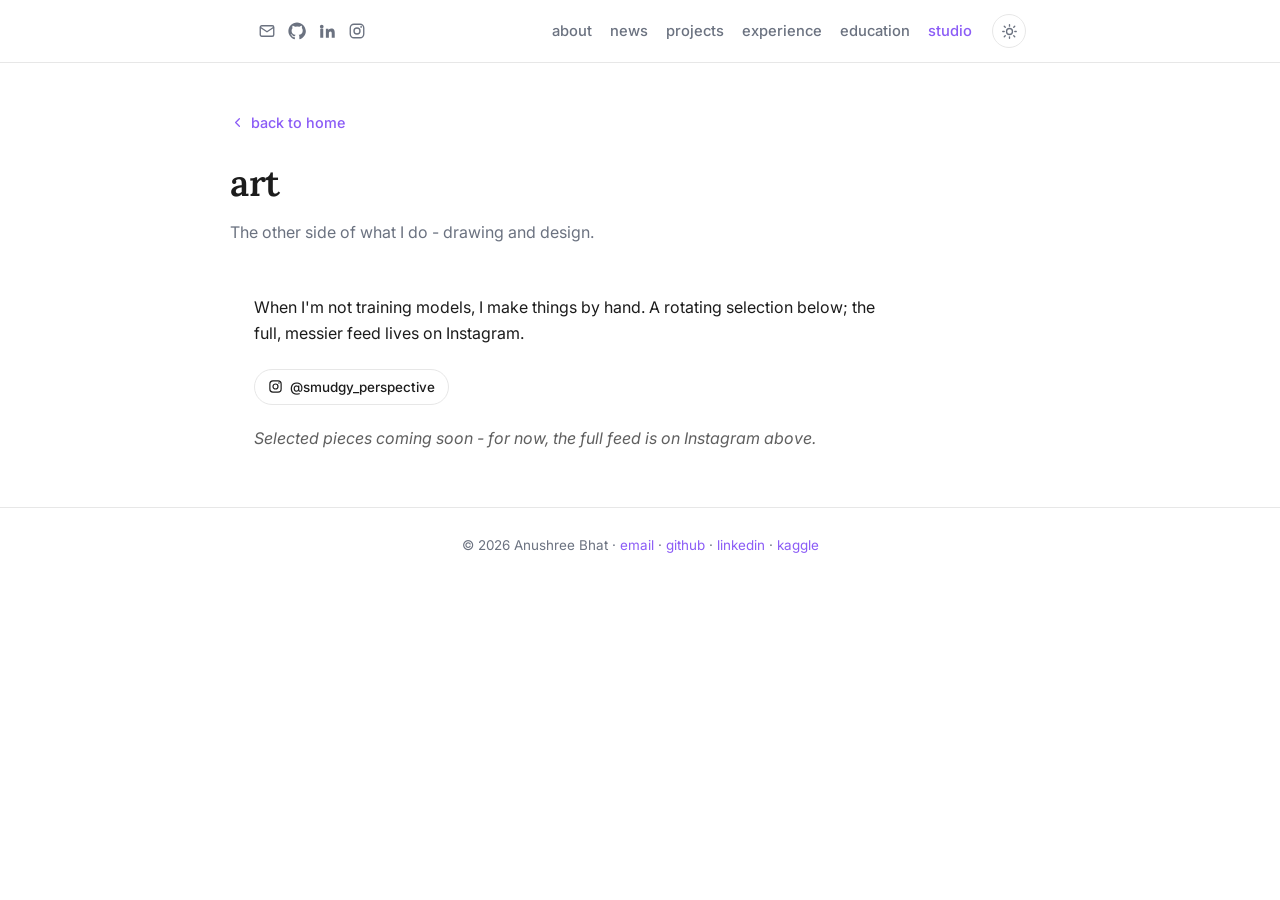
<file: art.html>
<!doctype html>
<html lang="en">
<head>
  <meta charset="utf-8" />
  <meta name="viewport" content="width=device-width, initial-scale=1" />
  <title>Art - Anushree Bhat</title>
  <meta name="description" content="Art, design, and photography by Anushree Bhat." />

  <!-- Fonts -->
  <link rel="preconnect" href="https://fonts.googleapis.com" />
  <link rel="preconnect" href="https://fonts.gstatic.com" crossorigin />
  <link href="https://fonts.googleapis.com/css2?family=Lora:ital,wght@0,400;0,500;0,600;0,700;1,400&family=Inter:wght@300;400;500;600&display=swap" rel="stylesheet" />

  <link rel="stylesheet" href="style.css" />

  <style>
    .art-intro { max-width: 640px; margin-bottom: 22px; }
    .art-grid { columns: 3 240px; column-gap: 16px; margin-top: 10px; }
    .art-item { break-inside: avoid; margin: 0 0 16px; }
    .art-item img { width: 100%; border-radius: 10px; display: block; }
    .art-item figcaption { font-size: 0.85rem; opacity: 0.7; margin-top: 6px; }
    .art-empty { opacity: 0.7; font-style: italic; margin-top: 10px; }
  </style>
</head>
<body>

  <!-- ============ NAV ============ -->
  <nav>
    <div class="nav-inner">
      <div class="socials">
        <a href="mailto:anushreebhat2001@gmail.com" title="Email" aria-label="Email">
          <svg viewBox="0 0 24 24" fill="none" stroke="currentColor" stroke-width="1.8"><rect x="3" y="5" width="18" height="14" rx="2"/><path d="m3 7 9 6 9-6"/></svg>
        </a>
        <a href="https://github.com/anushreebhat2001" target="_blank" rel="noopener" title="GitHub" aria-label="GitHub">
          <svg viewBox="0 0 24 24" fill="currentColor"><path d="M12 .5C5.7.5.5 5.7.5 12c0 5.1 3.3 9.4 7.9 10.9.6.1.8-.2.8-.6v-2c-3.2.7-3.9-1.5-3.9-1.5-.5-1.3-1.3-1.7-1.3-1.7-1.1-.7.1-.7.1-.7 1.2.1 1.8 1.2 1.8 1.2 1 1.8 2.8 1.3 3.5 1 .1-.8.4-1.3.7-1.6-2.6-.3-5.3-1.3-5.3-5.7 0-1.3.5-2.3 1.2-3.1-.1-.3-.5-1.5.1-3.1 0 0 1-.3 3.3 1.2a11.5 11.5 0 0 1 6 0C17.3 4.7 18.3 5 18.3 5c.6 1.6.2 2.8.1 3.1.8.8 1.2 1.8 1.2 3.1 0 4.4-2.7 5.4-5.3 5.7.4.4.8 1.1.8 2.2v3.3c0 .4.2.7.8.6 4.6-1.5 7.9-5.8 7.9-10.9C23.5 5.7 18.3.5 12 .5Z"/></svg>
        </a>
        <a href="https://www.linkedin.com/in/anushreebhat2001" target="_blank" rel="noopener" title="LinkedIn" aria-label="LinkedIn">
          <svg viewBox="0 0 24 24" fill="currentColor"><path d="M4.98 3.5a2.5 2.5 0 1 1 0 5 2.5 2.5 0 0 1 0-5ZM3 9h4v12H3V9Zm7 0h3.8v1.7h.1c.5-1 1.8-2 3.7-2 4 0 4.7 2.6 4.7 6V21h-4v-5.3c0-1.3 0-2.9-1.8-2.9s-2 1.4-2 2.8V21h-4V9Z"/></svg>
        </a>
        <a href="https://www.instagram.com/smudgy_perspective/" target="_blank" rel="noopener" title="Instagram (art)" aria-label="Instagram">
          <svg viewBox="0 0 24 24" fill="none" stroke="currentColor" stroke-width="1.8"><rect x="3" y="3" width="18" height="18" rx="5"/><circle cx="12" cy="12" r="4"/><circle cx="17.5" cy="6.5" r="1.2" fill="currentColor" stroke="none"/></svg>
        </a>
      </div>
      <div class="nav-links">
        <a class="page" href="https://anushreebhat2001.github.io/">about</a>
        <a class="page" href="index.html#news">news</a>
        <a class="page" href="projects.html">projects</a>
        <a class="page" href="index.html#experience">experience</a>
        <a class="page" href="index.html#education">education</a>
        <a class="page active" href="art.html">studio</a>
        <button id="theme-toggle" class="theme-toggle" type="button" title="Toggle light / dark" aria-label="Toggle light / dark">
          <svg class="icon-sun" viewBox="0 0 24 24" fill="none" stroke="currentColor" stroke-width="1.9" stroke-linecap="round"><circle cx="12" cy="12" r="4.2"/><path d="M12 2.5v2M12 19.5v2M4.6 4.6l1.4 1.4M18 18l1.4 1.4M2.5 12h2M19.5 12h2M4.6 19.4 6 18M18 6l1.4-1.4"/></svg>
          <svg class="icon-moon" viewBox="0 0 24 24" fill="currentColor"><path d="M21 12.8A8.5 8.5 0 1 1 11.2 3a6.8 6.8 0 0 0 9.8 9.8Z"/></svg>
        </button>
      </div>
    </div>
  </nav>

  <!-- ============ PAGE HEADER ============ -->
  <header class="page-header wrap">
    <a class="back-link" href="index.html">
      <svg viewBox="0 0 24 24" fill="none" stroke="currentColor" stroke-width="2" stroke-linecap="round" stroke-linejoin="round"><path d="m15 18-6-6 6-6"/></svg>
      back to home
    </a>
    <h1>art</h1>
    <p class="sub">The other side of what I do - drawing and design.</p>
  </header>

  <!-- ============ ART ============ -->
  <main class="wrap" style="padding: 24px 24px 40px;">
    <p class="art-intro">
      When I'm not training models, I make things by hand. A rotating selection below; the full,
      messier feed lives on Instagram.
    </p>
    <a class="btn btn-primary" href="https://www.instagram.com/smudgy_perspective/" target="_blank" rel="noopener">
      <svg viewBox="0 0 24 24" fill="none" stroke="currentColor" stroke-width="1.9" stroke-linecap="round" stroke-linejoin="round"><rect x="3" y="3" width="18" height="18" rx="5"/><circle cx="12" cy="12" r="4"/><circle cx="17.5" cy="6.5" r="1.2" fill="currentColor" stroke="none"/></svg>
      @smudgy_perspective
    </a>

    <div id="art-grid" class="art-grid"></div>
    <p id="art-empty" class="art-empty" hidden>Selected pieces coming soon - for now, the full feed is on Instagram above.</p>
  </main>

  <!-- ============ FOOTER ============ -->
  <footer>
    © 2026 Anushree Bhat ·
    <a href="mailto:anushreebhat2001@gmail.com">email</a> ·
    <a href="https://github.com/anushreebhat2001" target="_blank" rel="noopener">github</a> ·
    <a href="https://www.linkedin.com/in/anushreebhat2001" target="_blank" rel="noopener">linkedin</a> ·
    <a href="https://www.kaggle.com/anushreebhat" target="_blank" rel="noopener">kaggle</a>
  </footer>

  <!-- ============ GALLERY DATA ============ -->
  <!--
    To add pieces: drop image files into the art/ folder, then add one line each below.
    Order here = order on the page. The caption (alt) is optional.
      { src: "art/my-piece.jpg", alt: "Charcoal study, 2024" },
  -->
  <script>
    var artworks = [
      // { src: "art/piece-01.jpg", alt: "" },
    ];
    (function () {
      var grid = document.getElementById('art-grid');
      var empty = document.getElementById('art-empty');
      if (!grid) return;
      if (!artworks.length) { if (empty) empty.hidden = false; return; }
      artworks.forEach(function (a) {
        var fig = document.createElement('figure');
        fig.className = 'art-item';
        var img = document.createElement('img');
        img.src = a.src;
        img.alt = a.alt || '';
        img.loading = 'lazy';
        img.onerror = function () { fig.style.display = 'none'; };
        fig.appendChild(img);
        if (a.alt) {
          var cap = document.createElement('figcaption');
          cap.textContent = a.alt;
          fig.appendChild(cap);
        }
        grid.appendChild(fig);
      });
    })();
  </script>

  <script src="app.js"></script>

</body>
</html>
</file>
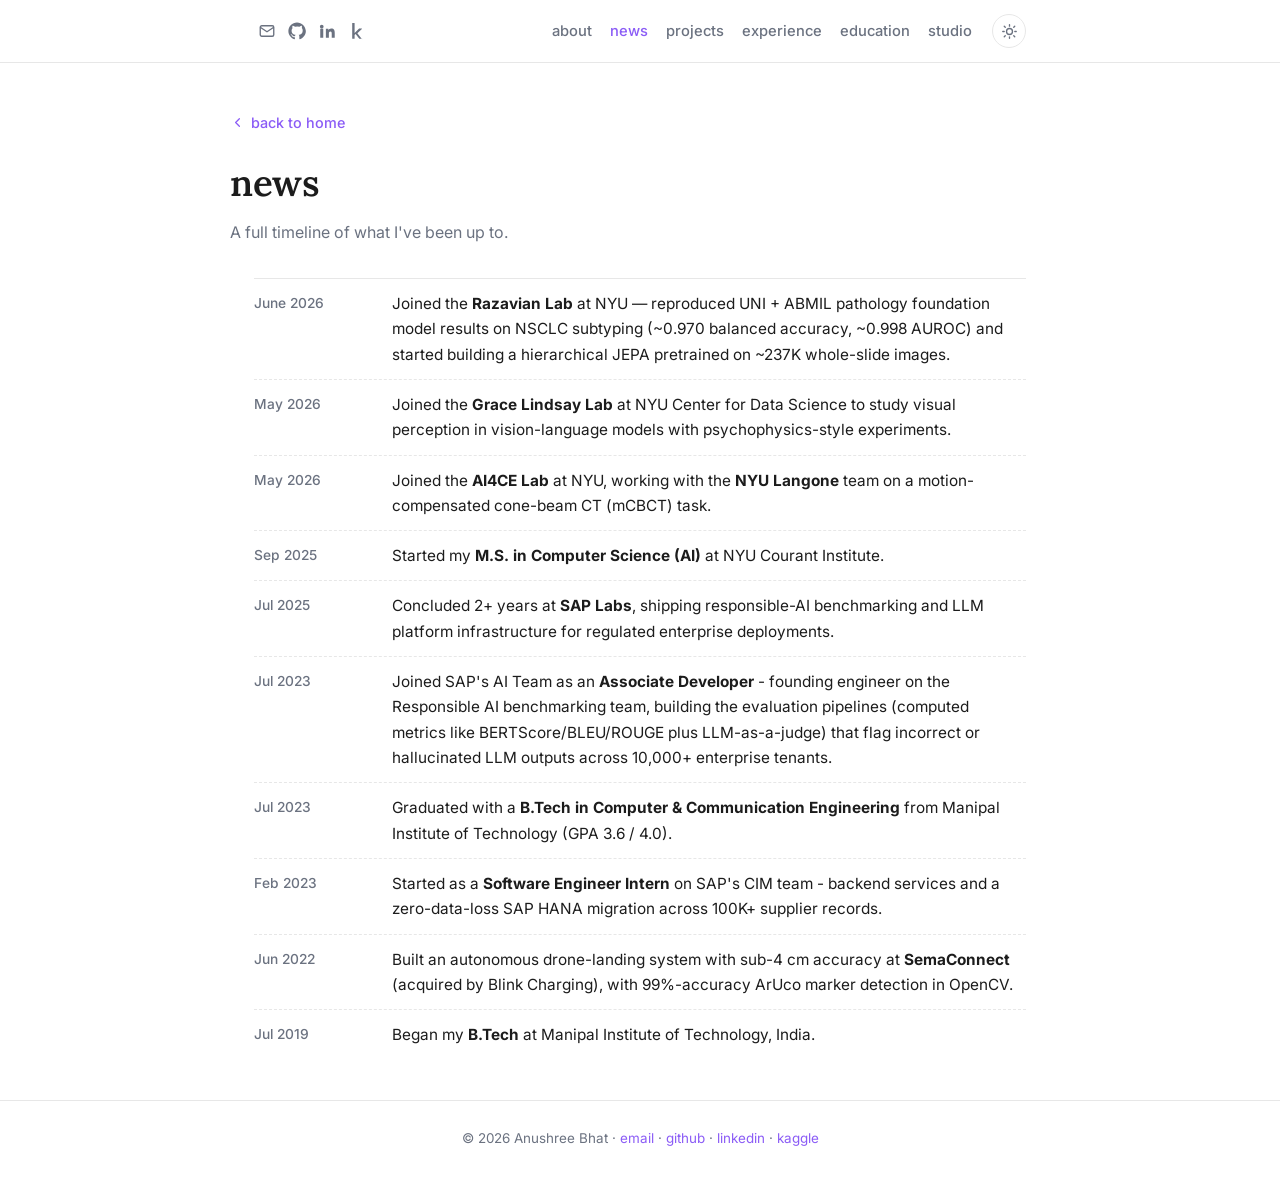
<file: news.html>
<!doctype html>
<html lang="en">
<head>
  <meta charset="utf-8" />
  <meta name="viewport" content="width=device-width, initial-scale=1" />
  <title>News - Anushree Bhat</title>
  <meta name="description" content="Full news timeline - Anushree Bhat." />

  <!-- Fonts -->
  <link rel="preconnect" href="https://fonts.googleapis.com" />
  <link rel="preconnect" href="https://fonts.gstatic.com" crossorigin />
  <link href="https://fonts.googleapis.com/css2?family=Lora:ital,wght@0,400;0,500;0,600;0,700;1,400&family=Inter:wght@300;400;500;600&display=swap" rel="stylesheet" />

  <link rel="stylesheet" href="style.css" />
</head>
<body>

  <!-- ============ NAV ============ -->
  <nav>
    <div class="nav-inner">
      <div class="socials">
        <a href="mailto:anushreebhat2001@gmail.com" title="Email" aria-label="Email">
          <svg viewBox="0 0 24 24" fill="none" stroke="currentColor" stroke-width="1.8"><rect x="3" y="5" width="18" height="14" rx="2"/><path d="m3 7 9 6 9-6"/></svg>
        </a>
        <a href="https://github.com/anushreebhat2001" target="_blank" rel="noopener" title="GitHub" aria-label="GitHub">
          <svg viewBox="0 0 24 24" fill="currentColor"><path d="M12 .5C5.7.5.5 5.7.5 12c0 5.1 3.3 9.4 7.9 10.9.6.1.8-.2.8-.6v-2c-3.2.7-3.9-1.5-3.9-1.5-.5-1.3-1.3-1.7-1.3-1.7-1.1-.7.1-.7.1-.7 1.2.1 1.8 1.2 1.8 1.2 1 1.8 2.8 1.3 3.5 1 .1-.8.4-1.3.7-1.6-2.6-.3-5.3-1.3-5.3-5.7 0-1.3.5-2.3 1.2-3.1-.1-.3-.5-1.5.1-3.1 0 0 1-.3 3.3 1.2a11.5 11.5 0 0 1 6 0C17.3 4.7 18.3 5 18.3 5c.6 1.6.2 2.8.1 3.1.8.8 1.2 1.8 1.2 3.1 0 4.4-2.7 5.4-5.3 5.7.4.4.8 1.1.8 2.2v3.3c0 .4.2.7.8.6 4.6-1.5 7.9-5.8 7.9-10.9C23.5 5.7 18.3.5 12 .5Z"/></svg>
        </a>
        <a href="https://www.linkedin.com/in/anushreebhat2001" target="_blank" rel="noopener" title="LinkedIn" aria-label="LinkedIn">
          <svg viewBox="0 0 24 24" fill="currentColor"><path d="M4.98 3.5a2.5 2.5 0 1 1 0 5 2.5 2.5 0 0 1 0-5ZM3 9h4v12H3V9Zm7 0h3.8v1.7h.1c.5-1 1.8-2 3.7-2 4 0 4.7 2.6 4.7 6V21h-4v-5.3c0-1.3 0-2.9-1.8-2.9s-2 1.4-2 2.8V21h-4V9Z"/></svg>
        </a>
        <a href="https://www.kaggle.com/anushreebhat" target="_blank" rel="noopener" title="Kaggle" aria-label="Kaggle">
          <svg viewBox="0 0 24 24" fill="currentColor"><path d="M18.8 22.1c0 .2-.1.3-.4.3h-3c-.2 0-.4-.1-.6-.3l-4.7-6-1.3 1.3v4.6c0 .2-.1.3-.4.3H6c-.2 0-.4-.1-.4-.3V1.6c0-.2.1-.3.4-.3h2.4c.2 0 .4.1.4.3v13.1l5.7-5.8c.2-.2.4-.3.6-.3h3.1c.2 0 .3.1.4.2 0 .2 0 .3-.1.4l-6 5.8 6.2 7.9c.1.1.1.2.1.2Z"/></svg>
        </a>
      </div>
      <div class="nav-links">
        <a class="page" href="https://anushreebhat2001.github.io/">about</a>
        <a class="page active" href="news.html">news</a>
        <a class="page" href="index.html#projects">projects</a>
        <a class="page" href="index.html#experience">experience</a>
        <a class="page" href="index.html#education">education</a>
        <a class="page" href="art.html">studio</a>
        <button id="theme-toggle" class="theme-toggle" type="button" title="Toggle light / dark" aria-label="Toggle light / dark">
          <svg class="icon-sun" viewBox="0 0 24 24" fill="none" stroke="currentColor" stroke-width="1.9" stroke-linecap="round"><circle cx="12" cy="12" r="4.2"/><path d="M12 2.5v2M12 19.5v2M4.6 4.6l1.4 1.4M18 18l1.4 1.4M2.5 12h2M19.5 12h2M4.6 19.4 6 18M18 6l1.4-1.4"/></svg>
          <svg class="icon-moon" viewBox="0 0 24 24" fill="currentColor"><path d="M21 12.8A8.5 8.5 0 1 1 11.2 3a6.8 6.8 0 0 0 9.8 9.8Z"/></svg>
        </button>
      </div>
    </div>
  </nav>

  <!-- ============ PAGE HEADER ============ -->
  <header class="page-header wrap">
    <a class="back-link" href="index.html">
      <svg viewBox="0 0 24 24" fill="none" stroke="currentColor" stroke-width="2" stroke-linecap="round" stroke-linejoin="round"><path d="m15 18-6-6 6-6"/></svg>
      back to home
    </a>
    <h1>news</h1>
    <p class="sub">A full timeline of what I've been up to.</p>
  </header>

  <!-- ============ FULL NEWS ============ -->
  <main class="wrap" style="padding: 24px 24px 40px;">
    <div class="news full">
      <div class="news-row">
        <div class="news-date">June 2026</div>
        <div class="news-body">Joined the <strong>Razavian Lab</strong> at NYU — reproduced UNI + ABMIL pathology foundation model results on NSCLC subtyping (~0.970 balanced accuracy, ~0.998 AUROC) and started building a hierarchical JEPA pretrained on ~237K whole-slide images.</div>
      </div>
      <div class="news-row">
        <div class="news-date">May 2026</div>
        <div class="news-body">Joined the <strong>Grace Lindsay Lab</strong> at NYU Center for Data Science to study visual perception in vision-language models with psychophysics-style experiments.</div>
      </div>
      <div class="news-row">
        <div class="news-date">May 2026</div>
        <div class="news-body">Joined the <strong>AI4CE Lab</strong> at NYU, working with the <strong>NYU Langone</strong> team on a motion-compensated cone-beam CT (mCBCT) task.</div>
      </div>
      <div class="news-row">
        <div class="news-date">Sep 2025</div>
        <div class="news-body">Started my <strong>M.S. in Computer Science (AI)</strong> at NYU Courant Institute.</div>
      </div>
      <div class="news-row">
        <div class="news-date">Jul 2025</div>
        <div class="news-body">Concluded 2+ years at <strong>SAP Labs</strong>, shipping responsible-AI benchmarking and LLM platform infrastructure for regulated enterprise deployments.</div>
      </div>
      <div class="news-row">
        <div class="news-date">Jul 2023</div>
        <div class="news-body">Joined SAP's AI Team as an <strong>Associate Developer</strong> - founding engineer on the Responsible AI benchmarking team, building the evaluation pipelines (computed metrics like BERTScore/BLEU/ROUGE plus LLM-as-a-judge) that flag incorrect or hallucinated LLM outputs across 10,000+ enterprise tenants.</div>
      </div>
      <div class="news-row">
        <div class="news-date">Jul 2023</div>
        <div class="news-body">Graduated with a <strong>B.Tech in Computer &amp; Communication Engineering</strong> from Manipal Institute of Technology (GPA 3.6 / 4.0).</div>
      </div>
      <div class="news-row">
        <div class="news-date">Feb 2023</div>
        <div class="news-body">Started as a <strong>Software Engineer Intern</strong> on SAP's CIM team - backend services and a zero-data-loss SAP HANA migration across 100K+ supplier records.</div>
      </div>
      <div class="news-row">
        <div class="news-date">Jun 2022</div>
        <div class="news-body">Built an autonomous drone-landing system with sub-4 cm accuracy at <strong>SemaConnect</strong> (acquired by Blink Charging), with 99%-accuracy ArUco marker detection in OpenCV.</div>
      </div>
      <div class="news-row">
        <div class="news-date">Jul 2019</div>
        <div class="news-body">Began my <strong>B.Tech</strong> at Manipal Institute of Technology, India.</div>
      </div>
    </div>
  </main>

  <!-- ============ FOOTER ============ -->
  <footer>
    © 2026 Anushree Bhat ·
    <a href="mailto:anushreebhat2001@gmail.com">email</a> ·
    <a href="https://github.com/anushreebhat2001" target="_blank" rel="noopener">github</a> ·
    <a href="https://www.linkedin.com/in/anushreebhat2001" target="_blank" rel="noopener">linkedin</a> ·
    <a href="https://www.kaggle.com/anushreebhat" target="_blank" rel="noopener">kaggle</a>
  </footer>

  <script src="app.js"></script>

</body>
</html>
</file>
<file: style.css>
:root {
  --bg: #ffffff;
  --fg: #1c1c1c;
  --muted: #6b7280;
  --line: #e7e7e7;
  --accent: #8b5cf6;                 /* violet */
  --accent-2: #06b6d4;               /* cyan */
  --accent-soft: #f2effe;
  --glow: 0 0 18px rgba(139,92,246,.20), 0 0 6px rgba(6,182,212,.16);
  --glow-strong: 0 0 26px rgba(139,92,246,.32), 0 0 10px rgba(6,182,212,.24);
  --card: #ffffff;
  --shadow: 0 1px 3px rgba(0,0,0,.06), 0 8px 24px rgba(0,0,0,.05);
  --serif: 'Lora', Georgia, 'Times New Roman', serif;
  --sans: 'Inter', -apple-system, BlinkMacSystemFont, 'Segoe UI', sans-serif;
}
/* Dark palette shared by the OS-preference default and the explicit toggle */
@media (prefers-color-scheme: dark) {
  :root:not([data-theme="light"]) {
    --bg: #101015;
    --fg: #e7e7ee;
    --muted: #9aa0b0;
    --line: #262636;
    --accent: #a78bfa;               /* brighter violet on dark */
    --accent-2: #22d3ee;             /* brighter cyan on dark */
    --accent-soft: #1b1830;
    --glow: 0 0 20px rgba(167,139,250,.26), 0 0 8px rgba(34,211,238,.20);
    --glow-strong: 0 0 30px rgba(167,139,250,.42), 0 0 12px rgba(34,211,238,.30);
    --card: #17171f;
    --shadow: 0 1px 3px rgba(0,0,0,.35), 0 8px 24px rgba(0,0,0,.4);
  }
}
:root[data-theme="dark"] {
  --bg: #101015;
  --fg: #e7e7ee;
  --muted: #9aa0b0;
  --line: #262636;
  --accent: #a78bfa;
  --accent-2: #22d3ee;
  --accent-soft: #1b1830;
  --glow: 0 0 20px rgba(167,139,250,.26), 0 0 8px rgba(34,211,238,.20);
  --glow-strong: 0 0 30px rgba(167,139,250,.42), 0 0 12px rgba(34,211,238,.30);
  --card: #17171f;
  --shadow: 0 1px 3px rgba(0,0,0,.35), 0 8px 24px rgba(0,0,0,.4);
}
/* data-theme="light" simply keeps the :root defaults above */

* { box-sizing: border-box; }
html { scroll-behavior: smooth; }
body {
  margin: 0;
  background: var(--bg);
  color: var(--fg);
  font-family: var(--sans);
  font-weight: 400;
  line-height: 1.65;
  -webkit-font-smoothing: antialiased;
}
a { color: var(--accent); text-decoration: none; }
a:hover { text-decoration: underline; }

.wrap { max-width: 820px; margin: 0 auto; padding: 0 24px; }

/* ---------- NAV ---------- */
nav {
  position: sticky; top: 0; z-index: 50;
  background: color-mix(in srgb, var(--bg) 88%, transparent);
  backdrop-filter: saturate(180%) blur(10px);
  border-bottom: 1px solid var(--line);
}
.nav-inner {
  max-width: 820px; margin: 0 auto; padding: 14px 24px;
  display: flex; align-items: center; justify-content: space-between; gap: 16px;
  flex-wrap: wrap;
}
.brand { font-family: var(--serif); font-weight: 600; font-size: 1.12rem; letter-spacing: .2px; }
.brand a { color: var(--fg); }
.nav-links { display: flex; align-items: center; gap: 18px; flex-wrap: wrap; }
.nav-links a.page { color: var(--muted); font-size: .92rem; font-weight: 500; }
.nav-links a.page:hover { color: var(--accent); text-decoration: none; }
.nav-links a.page.active { color: var(--accent); }
.socials { display: flex; align-items: center; gap: 12px; margin-left: 4px; }
.socials a { color: var(--muted); display: inline-flex; }
.socials a:hover { color: var(--accent); }
.socials svg { width: 18px; height: 18px; }

/* Theme toggle */
.theme-toggle {
  display: inline-flex; align-items: center; justify-content: center;
  width: 34px; height: 34px; padding: 0; margin-left: 2px;
  border: 1px solid var(--line); border-radius: 50%;
  background: var(--card); color: var(--muted); cursor: pointer;
  transition: color .15s ease, border-color .15s ease, background .15s ease;
}
.theme-toggle:hover { color: var(--accent); border-color: var(--accent); background: var(--accent-soft); box-shadow: var(--glow); }
.theme-toggle svg { width: 17px; height: 17px; }
.theme-toggle .icon-moon { display: none; }
.theme-toggle .icon-sun { display: block; }
/* Show the icon that represents the CURRENT theme. */
@media (prefers-color-scheme: dark) {
  :root:not([data-theme="light"]) .theme-toggle .icon-sun { display: none; }
  :root:not([data-theme="light"]) .theme-toggle .icon-moon { display: block; }
}
:root[data-theme="dark"] .theme-toggle .icon-sun { display: none; }
:root[data-theme="dark"] .theme-toggle .icon-moon { display: block; }
:root[data-theme="light"] .theme-toggle .icon-sun { display: block; }
:root[data-theme="light"] .theme-toggle .icon-moon { display: none; }

/* ---------- HERO ---------- */
header.hero { padding: 56px 0 8px; }
.hero-grid {
  display: grid; grid-template-columns: 1fr 260px; gap: 44px; align-items: start;
}
h1.name {
  font-family: var(--serif); font-weight: 600; font-size: 2.7rem;
  margin: 0 0 6px; letter-spacing: -.5px; line-height: 1.1;
}
.tagline { color: var(--muted); font-size: 1.02rem; margin: 0 0 8px; }
.tagline strong { color: var(--fg); font-weight: 600; }
.location { display: inline-flex; align-items: center; gap: 6px; color: color-mix(in srgb, var(--accent) 50%, var(--accent-2) 50%); font-size: .92rem; margin: 0 0 20px; }
.location svg { width: 15px; height: 15px; }
.bio p { margin: 0 0 14px; }
.hero-cta { margin: 0 0 22px; display: flex; flex-wrap: wrap; gap: 12px; }
.btn-primary {
  color: #fff; border-color: transparent;
  background: linear-gradient(120deg, var(--accent), var(--accent-2));
}
.btn-primary:hover {
  color: #fff; border-color: transparent;
  background: linear-gradient(120deg, var(--accent), var(--accent-2));
  transform: translateY(-1px);
}
.btn-primary svg { width: 16px; height: 16px; }
/* no glow on the hero CTA buttons */
.hero-cta .btn, .hero-cta .btn:hover { box-shadow: none; }
/* Profile card */
.profile-card {
  width: 260px; background: var(--card); border: 1px solid var(--line);
  border-radius: 18px; padding: 16px; box-shadow: var(--shadow);
}
.profile-photo {
  position: relative; aspect-ratio: 4 / 5; overflow: hidden; border-radius: 12px;
  background: linear-gradient(135deg, #3a3a44, #22222a);
}
.profile-photo img { width: 100%; height: 100%; object-fit: cover; display: block; }
.profile-photo .monogram {
  width: 100%; height: 100%; display: flex; align-items: center; justify-content: center;
  font-family: var(--serif); font-weight: 600; font-size: 4.6rem; color: #fff;
  user-select: none;
}
.profile-caption { color: var(--muted); font-size: .9rem; margin: 14px 2px 13px; }
.profile-links { display: flex; flex-wrap: wrap; gap: 8px; }
.profile-links .btn { padding: 6px 14px; }

/* ---------- SECTIONS ---------- */
section { padding: 56px 0 40px; border-top: 1px solid var(--line); }
.sec-head {
  display: flex; align-items: baseline; justify-content: space-between;
  gap: 16px; flex-wrap: wrap; margin: 22px 0 22px;
}
.sec-head h2.sec { margin: 0; }
h2.sec {
  font-family: var(--serif); font-weight: 600; font-size: 1.55rem;
  margin: 22px 0 22px; letter-spacing: -.2px;
}
h2.sec .accent { color: var(--accent); }
h2.sec a.sec-link { color: inherit; display: inline-flex; align-items: center; gap: 7px; }
h2.sec a.sec-link:hover { color: var(--accent); text-decoration: none; }
h2.sec a.sec-link .chev { width: 18px; height: 18px; opacity: .55; transition: transform .15s ease, opacity .15s ease; }
h2.sec a.sec-link:hover .chev { transform: translateX(3px); opacity: 1; }

/* "see more" link that sits below a list */
.sec-more-wrap { margin-top: 10px; margin-bottom: 22px; }
.sec-more {
  display: inline-flex; align-items: center; gap: 6px;
  font-size: .9rem; font-weight: 500;
  color: color-mix(in srgb, var(--accent) 50%, var(--accent-2) 50%);
}
.sec-more:hover { color: color-mix(in srgb, var(--accent) 50%, var(--accent-2) 50%); }
.sec-more svg { width: 15px; height: 15px; transition: transform .15s ease; }
.sec-more:hover svg { transform: translateX(3px); }

/* ---------- PAGE HEADER (subpages) ---------- */
.page-header { padding: 48px 0 8px; }
.page-header h1 {
  font-family: var(--serif); font-weight: 600; font-size: 2.3rem;
  margin: 0 0 6px; letter-spacing: -.4px;
}
.page-header .sub { color: var(--muted); margin: 0; }
.back-link { display: inline-flex; align-items: center; gap: 6px; font-size: .9rem; font-weight: 500; margin-bottom: 18px; }
.back-link svg { width: 15px; height: 15px; }

/* ---------- NEWS ---------- */
.news { display: grid; gap: 0; }
.news.full { border-top: 1px solid var(--line); }
.news-row {
  display: grid; grid-template-columns: 120px 1fr; gap: 18px;
  padding: 12px 0; border-bottom: 1px dashed var(--line);
}
.news-row:last-child { border-bottom: none; }
.news-date { color: var(--muted); font-size: .86rem; font-weight: 500; padding-top: 1px; }
.news-body { font-size: .96rem; }

/* ---------- PROJECT FILTER ---------- */
.filters { display: flex; flex-wrap: wrap; gap: 10px; margin: 4px 0 28px; }
.filter-btn {
  font-family: var(--sans); font-size: .86rem; font-weight: 500;
  padding: 6px 15px; border-radius: 100px; cursor: pointer;
  border: 1px solid var(--line); color: var(--muted); background: var(--card);
  transition: color .15s ease, border-color .15s ease, background .15s ease;
}
.filter-btn:hover { color: var(--accent); border-color: var(--accent); box-shadow: var(--glow); }
.filter-btn.active { color: #fff; border-color: transparent; box-shadow: var(--glow); background: linear-gradient(120deg, var(--accent), var(--accent-2)); }
.filter-count { color: var(--muted); font-size: .86rem; margin: -14px 0 22px; }

/* ---------- PROJECTS ---------- */
.projects { display: grid; gap: 22px; margin-bottom: 22px; }
.proj[hidden] { display: none; }
.proj {
  display: grid; grid-template-columns: 300px 1fr; gap: 22px; align-items: start;
  background: var(--card); border: 1px solid var(--line); border-radius: 14px;
  padding: 16px; box-shadow: var(--shadow);
  transition: transform .18s ease, box-shadow .18s ease;
}
.proj:hover { transform: translateY(-2px); border-color: var(--accent); box-shadow: var(--glow); }
.thumb {
  position: relative; aspect-ratio: 1200 / 630; border-radius: 10px; overflow: hidden;
  border: 1px solid var(--line); background: var(--accent-soft);
}
.thumb img { width: 100%; height: 100%; object-fit: cover; display: block; }
.thumb .fallback {
  position: absolute; inset: 0; display: none; flex-direction: column;
  align-items: center; justify-content: center; text-align: center; padding: 14px;
  color: #fff; font-family: var(--serif);
}
.proj-title { font-family: var(--serif); font-weight: 600; font-size: 1.12rem; margin: 2px 0 4px; }
.proj-meta { color: var(--muted); font-size: .85rem; margin: 0 0 10px; }
.proj-desc { font-size: .93rem; margin: 0 0 12px; }
.proj-desc .role { color: var(--accent); font-weight: 500; }
.tags { display: flex; flex-wrap: wrap; gap: 6px; margin-bottom: 12px; }
.tag {
  font-size: .72rem; color: var(--muted); background: var(--accent-soft);
  border: 1px solid var(--line); padding: 2px 9px; border-radius: 100px; font-weight: 500;
}
.links { display: flex; flex-wrap: wrap; gap: 10px; }
.btn {
  display: inline-flex; align-items: center; gap: 7px;
  font-size: .84rem; font-weight: 500; padding: 6px 13px; border-radius: 100px;
  border: 1px solid var(--line); color: var(--fg); background: var(--bg);
  transition: background .15s ease, border-color .15s ease;
}
.btn:hover { text-decoration: none; border-color: var(--accent); color: var(--accent); background: var(--accent-soft); box-shadow: var(--glow); }
.btn svg { width: 15px; height: 15px; }
.btn.disabled { color: var(--muted); cursor: default; opacity: .8; }
.btn.disabled:hover { border-color: var(--line); color: var(--muted); background: var(--bg); }

/* ---------- EXPERIENCE (timeline) ---------- */
.timeline { position: relative; margin-bottom: 22px; }
.timeline::before {
  content: ''; position: absolute; left: 5px; top: 8px; bottom: 8px;
  width: 2px; border-radius: 2px;
  background: linear-gradient(var(--accent), var(--accent-2));
  opacity: .55;
}
.tl-item { position: relative; padding: 0 0 32px 32px; }
.tl-item:last-child { padding-bottom: 0; }
.tl-marker {
  position: absolute; left: 0; top: 5px; width: 12px; height: 12px;
  border-radius: 50%; border: 2px solid var(--bg);
  background: linear-gradient(135deg, var(--accent), var(--accent-2));
  box-shadow: var(--glow); z-index: 1;
}
.tl-date { color: var(--muted); font-size: .84rem; font-weight: 500; margin-bottom: 3px; }
.xp-role { font-family: var(--serif); font-weight: 600; font-size: 1.05rem; }
.xp-org { color: var(--muted); font-size: .92rem; }
.xp-bullets { margin: 8px 0 0; padding-left: 18px; }
.xp-bullets li { font-size: .92rem; margin-bottom: 5px; }

/* ---------- EDUCATION ---------- */
.edu { display: grid; gap: 20px; margin-bottom: 22px; }
.edu-item { display: grid; grid-template-columns: 1fr auto; gap: 4px 18px; }
.edu-school { font-family: var(--serif); font-weight: 600; font-size: 1.08rem; }
.edu-degree { color: var(--fg); font-size: .95rem; }
.edu-sub { color: var(--muted); font-size: .88rem; margin-top: 2px; grid-column: 1 / -1; }
.edu-date { color: var(--muted); font-size: .84rem; white-space: nowrap; text-align: right; }

/* ---------- SKILLS ---------- */
.skill-group { margin-bottom: 12px; }
.skill-group .label { font-weight: 600; font-size: .9rem; }
.skill-group .items { color: var(--muted); font-size: .9rem; }

/* ---------- FOOTER ---------- */
footer { border-top: 1px solid var(--line); padding: 26px 0 40px; text-align: center; color: var(--muted); font-size: .84rem; }

/* ---------- RESPONSIVE ---------- */
@media (max-width: 820px) {
  .wrap { padding: 0 20px; }
  .nav-inner { padding: 12px 20px; }
}

/* Tablets / large phones */
@media (max-width: 680px) {
  .wrap { padding: 0 18px; }

  /* Nav: socials on top row, page links wrap onto their own row */
  .nav-inner { padding: 11px 18px; gap: 10px 14px; }
  .nav-links { gap: 15px; }
  .nav-links a.page { font-size: .88rem; }
  .socials { gap: 15px; margin-left: 0; }

  /* Hero */
  header.hero { padding: 34px 0 8px; }
  .hero-grid { grid-template-columns: 1fr; gap: 26px; }
  .profile-card { order: -1; margin: 0 auto; width: 100%; max-width: 240px; }
  .profile-photo .monogram { font-size: 3.8rem; }
  h1.name { font-size: 2.2rem; }
  .tagline { font-size: .98rem; }
  .hero-cta .btn { flex: 1 1 auto; justify-content: center; }

  /* Sections */
  section { padding: 40px 0 32px; }
  h2.sec { font-size: 1.4rem; }
  .sec-head { margin: 18px 0 18px; }
  .page-header { padding: 30px 0 6px; }
  .page-header h1 { font-size: 1.9rem; }

  /* Cards & rows */
  .proj { grid-template-columns: 1fr; }
  .news-row { grid-template-columns: 76px 1fr; gap: 12px; }
  .xp-item, .edu-item { grid-template-columns: 1fr; }
  .xp-date, .edu-date { text-align: left; }
}

/* Small phones */
@media (max-width: 430px) {
  .nav-inner { justify-content: center; row-gap: 8px; }
  .socials { width: 100%; justify-content: center; gap: 18px; }
  .nav-links { width: 100%; justify-content: center; gap: 13px; }
  h1.name { font-size: 1.95rem; }
  .name, .bio, .tagline, .location, .hero-cta { text-align: left; }
  .hero-cta { flex-direction: column; }
  .hero-cta .btn { width: 100%; }
  .news-row { grid-template-columns: 1fr; gap: 2px; }
  .news-date { font-size: .8rem; opacity: .85; }
}
</file>
